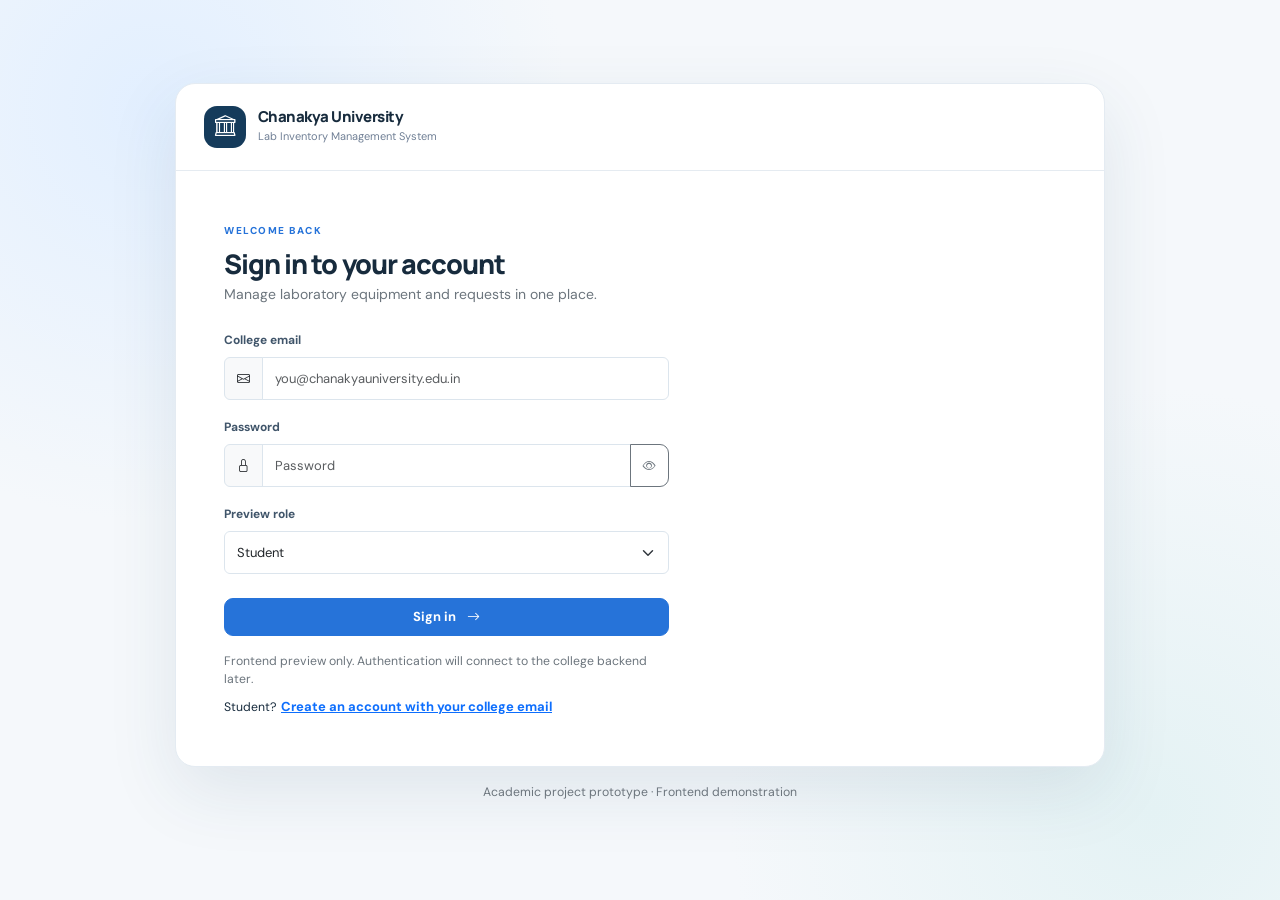
<file: Frontend/index.html>
<!doctype html>
<html lang="en">
<head>
  <meta charset="utf-8">
  <meta name="viewport" content="width=device-width, initial-scale=1">
  <title>Lab Inventory Tracker | Chanakya University</title>
  <link href="https://cdn.jsdelivr.net/npm/bootstrap@5.3.3/dist/css/bootstrap.min.css" rel="stylesheet">
  <link href="https://cdn.jsdelivr.net/npm/bootstrap-icons@1.11.3/font/bootstrap-icons.min.css" rel="stylesheet">
  <link href="styles.css" rel="stylesheet">
</head>
<body>
  <div id="loginView" class="login-shell">
    <div class="login-card">
      <div class="login-brand">
        <div class="brand-mark"><i class="bi bi-bank"></i></div>
        <div><h1>Chanakya University</h1><p>Lab Inventory Management System</p></div>
      </div>
      <div class="row g-0">
        <div class="col-lg-7 p-4 p-md-5">
          <span class="eyebrow">WELCOME BACK</span>
          <h2 class="mt-2 mb-1">Sign in to your account</h2>
          <p class="text-secondary mb-4">Manage laboratory equipment and requests in one place.</p>
          <form id="loginForm">
            <label class="form-label">College email</label>
            <div class="input-group mb-3"><span class="input-group-text"><i class="bi bi-envelope"></i></span><input id="loginName" type="email" class="form-control" placeholder="you@chanakyauniversity.edu.in" required></div>
            <label class="form-label">Password</label>
            <div class="input-group mb-3"><span class="input-group-text"><i class="bi bi-lock"></i></span><input id="loginPassword" type="password" class="form-control" placeholder="Password" required><button class="btn btn-outline-secondary" type="button" id="togglePassword"><i class="bi bi-eye"></i></button></div>
            <label class="form-label">Preview role</label>
            <select id="loginRole" class="form-select mb-4">
              <option value="student">Student</option><option value="instructor">Lab Instructor</option><option value="admin">Administrator</option>
            </select>
            <button class="btn btn-primary w-100 py-2" type="submit">Sign in <i class="bi bi-arrow-right ms-2"></i></button>
          </form>
          <p class="small text-secondary mt-3 mb-0">Frontend preview only. Authentication will connect to the college backend later.</p>
          <p class="small mt-2 mb-0">Student? <button class="btn btn-link btn-sm p-0 align-baseline" type="button" id="showRegister">Create an account with your college email</button></p>
        </div>
        <div class="col-lg-5 login-art d-none d-lg-flex">
          <div class="art-circle"><i class="bi bi-flask"></i></div>
          <h3>Smarter lab<br>management.</h3>
          <p>Browse equipment, manage requests and keep every laboratory organised.</p>
          <div class="art-icons"><i class="bi bi-microscope"></i><i class="bi bi-cpu"></i><i class="bi bi-beaker"></i></div>
        </div>
      </div>
    </div>
    <p class="text-center small text-secondary mt-3">Academic project prototype · Frontend demonstration</p>
  </div>

  <div id="registerView" class="login-shell d-none">
    <div class="login-card register-card">
      <div class="login-brand"><div class="brand-mark"><i class="bi bi-bank"></i></div><div><h1>Chanakya University</h1><p>Lab Inventory Management System</p></div></div>
      <div class="p-4 p-md-5">
        <span class="eyebrow">STUDENT ACCESS</span><h2 class="mt-2 mb-1">Create your account</h2>
        <p class="text-secondary mb-4">Use your college email address. Lab Instructor accounts are created by an Administrator.</p>
        <div id="registerMessage" class="d-none"></div>
        <form id="registerForm">
          <div class="row"><div class="col-md-6 mb-3"><label class="form-label" for="registerFirstName">First name</label><input class="form-control" id="registerFirstName" required></div><div class="col-md-6 mb-3"><label class="form-label" for="registerLastName">Last name</label><input class="form-control" id="registerLastName" required></div></div>
          <div class="mb-3"><label class="form-label" for="registerEmail">College email</label><input class="form-control" type="email" id="registerEmail" placeholder="you@chanakyauniversity.edu.in" required><div class="form-text">Only @chanakyauniversity.edu.in student addresses are accepted.</div></div>
          <div class="mb-3"><label class="form-label" for="registerPassword">Password</label><input class="form-control" type="password" id="registerPassword" minlength="10" required></div>
          <div class="mb-4"><label class="form-label" for="registerPasswordConfirm">Confirm password</label><input class="form-control" type="password" id="registerPasswordConfirm" minlength="10" required></div>
          <button class="btn btn-primary w-100 py-2" type="submit">Continue</button>
        </form>
        <p class="small text-secondary mt-3 mb-0">Already registered? <button class="btn btn-link btn-sm p-0 align-baseline" type="button" id="showLogin">Sign in</button></p>
        <p class="small text-secondary mt-2 mb-0">Email verification and account creation will be connected to the backend during integration.</p>
      </div>
    </div>
  </div>

  <div id="appView" class="app-shell d-none">
    <aside class="sidebar" id="sidebar">
      <div class="sidebar-brand"><div class="brand-mark small-mark"><i class="bi bi-bank"></i></div><div><strong>Chanakya</strong><small>University</small></div></div>
      <div class="sidebar-label">WORKSPACE</div>
      <nav id="sideNav" class="nav flex-column"></nav>
      <div class="sidebar-bottom">
        <div class="user-mini"><div class="avatar" id="sideAvatar">AS</div><div class="min-w-0"><strong id="sideUser">Aarav Sharma</strong><small id="sideRole">Student</small></div></div>
        <button class="btn btn-logout w-100 text-start mt-3" id="logoutBtn"><i class="bi bi-box-arrow-left me-2"></i>Log out</button>
      </div>
    </aside>

    <main class="main-area">
      <header class="topbar">
        <button class="btn btn-light d-lg-none" id="mobileMenu"><i class="bi bi-list"></i></button>
        <div class="breadcrumb-text">Lab Inventory <span>/</span> <strong id="crumb">Dashboard</strong></div>
        <div class="topbar-actions">
          <button class="icon-btn position-relative" id="topNotifications" title="Notifications"><i class="bi bi-bell"></i><span class="notification-dot"></span></button>
          <div class="top-user"><div class="avatar" id="topAvatar">AS</div><div><strong id="topUser">Aarav Sharma</strong><small id="topRole">Student</small></div></div>
        </div>
      </header>
      <section class="page-wrap">
        <div id="pageContent"></div>
      </section>
      <footer class="app-footer">© 2026 Chanakya University · Lab Inventory Tracker <span>Prototype interface</span></footer>
    </main>
  </div>

  <div class="toast-container position-fixed bottom-0 end-0 p-3">
    <div id="appToast" class="toast align-items-center text-bg-dark border-0" role="alert"><div class="d-flex"><div class="toast-body" id="toastMessage">Done</div><button type="button" class="btn-close btn-close-white me-2 m-auto" data-bs-dismiss="toast"></button></div></div>
  </div>
  <div class="modal fade" id="genericModal" tabindex="-1"><div class="modal-dialog modal-dialog-centered"><div class="modal-content" id="modalContent"></div></div></div>
  <script src="https://cdn.jsdelivr.net/npm/bootstrap@5.3.3/dist/js/bootstrap.bundle.min.js"></script>
  <script src="inventory-data.js"></script>
  <script src="app.js"></script>
</body>
</html>
</file>
<file: Frontend/styles.css>
@import url('https://fonts.googleapis.com/css2?family=DM+Sans:wght@400;500;600;700&family=Manrope:wght@500;600;700;800&display=swap');
:root{--navy:#153b5b;--navy2:#1d4b70;--blue:#2673d9;--blue-soft:#eaf3ff;--ink:#172b3d;--muted:#718096;--line:#e5ebf1;--bg:#f5f8fb;--green:#16845b;--red:#c94b55;--amber:#b7791f}
*{box-sizing:border-box}body{margin:0;background:var(--bg);color:var(--ink);font-family:'DM Sans',sans-serif;font-size:14px}.d-none{display:none!important}h1,h2,h3,h4,h5,.page-title{font-family:Manrope,sans-serif;letter-spacing:-.035em}.login-shell{min-height:100vh;display:flex;align-items:center;justify-content:center;flex-direction:column;padding:24px;background:radial-gradient(circle at 12% 12%,#e2efff 0,transparent 30%),radial-gradient(circle at 90% 90%,#e4f2f4 0,transparent 30%),#f5f8fb}.login-card{width:min(930px,100%);background:#fff;border:1px solid #e4ebf2;border-radius:20px;box-shadow:0 24px 70px #1c41601a;overflow:hidden}.login-brand{display:flex;align-items:center;gap:12px;padding:22px 28px;border-bottom:1px solid var(--line)}.login-brand h1{font-size:15px;font-weight:800;margin:0}.login-brand p{font-size:11px;color:var(--muted);margin:2px 0 0}.brand-mark{width:42px;height:42px;border-radius:13px;background:var(--navy);color:white;display:grid;place-items:center;font-size:21px}.login-card h2{font-size:27px;font-weight:800}.eyebrow{font-size:10px;font-weight:800;letter-spacing:.15em;color:var(--blue)}.login-art{background:linear-gradient(145deg,#153b5b,#24648c);color:white;align-items:center;justify-content:center;flex-direction:column;text-align:center;padding:35px}.login-art h3{font-size:30px;font-weight:800;margin:22px 0 8px}.login-art p{color:#d7e7f4;max-width:245px}.art-circle{width:125px;height:125px;border-radius:40px;background:#ffffff18;border:1px solid #ffffff35;display:grid;place-items:center;font-size:58px}.art-icons{display:flex;gap:28px;font-size:23px;color:#b7d8ef;margin-top:18px}.form-control,.form-select,.input-group-text{border-color:#dce5ed;min-height:43px;font-size:13px}.form-control:focus,.form-select:focus{border-color:#79aeea;box-shadow:0 0 0 .2rem #2673d91a}.form-label{font-size:12px;font-weight:700;color:#40556a}.btn{font-size:13px;font-weight:700;border-radius:9px}.btn-primary{background:var(--blue);border-color:var(--blue)}.btn-primary:hover{background:#155db9}.app-shell{min-height:100vh}.sidebar{width:245px;background:#fff;border-right:1px solid var(--line);position:fixed;inset:0 auto 0 0;z-index:100;display:flex;flex-direction:column;padding:22px 15px}.sidebar-brand{display:flex;align-items:center;gap:10px;padding:0 10px 30px}.sidebar-brand strong{display:block;font-family:Manrope;font-size:14px}.sidebar-brand small{font-size:10px;color:var(--muted)}.small-mark{width:35px;height:35px;font-size:17px;border-radius:10px}.sidebar-label{font-size:9px;font-weight:800;letter-spacing:.14em;color:#9aa8b5;padding:0 12px 10px}.sidebar .nav-link{color:#66798b;padding:11px 12px;border-radius:9px;margin:2px 0;font-size:12px;font-weight:600;display:flex;align-items:center;gap:12px}.sidebar .nav-link i{font-size:16px;width:18px}.sidebar .nav-link:hover{background:#f4f7fa;color:var(--navy)}.sidebar .nav-link.active{background:#eaf3ff;color:#1765bf}.sidebar-bottom{margin-top:auto;border-top:1px solid var(--line);padding:17px 7px 0}.user-mini,.top-user{display:flex;align-items:center;gap:10px}.user-mini strong,.top-user strong{font-size:11px;display:block}.user-mini small,.top-user small{font-size:10px;color:var(--muted);display:block}.avatar{width:34px;height:34px;border-radius:50%;background:#e5effb;color:#1c5d9d;display:grid;place-items:center;font-size:11px;font-weight:800;flex-shrink:0}.btn-logout{color:#718096;font-size:11px}.main-area{margin-left:245px;min-height:100vh;display:flex;flex-direction:column}.topbar{height:68px;background:#fff;border-bottom:1px solid var(--line);display:flex;align-items:center;justify-content:space-between;padding:0 32px;position:sticky;top:0;z-index:50}.breadcrumb-text{font-size:12px;color:#8795a3}.breadcrumb-text span{padding:0 8px;color:#c2cbd4}.breadcrumb-text strong{color:var(--ink)}.topbar-actions{display:flex;align-items:center;gap:22px}.icon-btn{border:0;background:transparent;color:#627589;font-size:18px}.notification-dot{width:6px;height:6px;background:#e35d6a;border-radius:50%;position:absolute;right:2px;top:2px}.page-wrap{padding:30px 34px;flex:1;max-width:1600px;width:100%;margin:0 auto}.app-footer{border-top:1px solid var(--line);padding:15px 34px;color:#98a5b1;font-size:10px}.app-footer span{float:right}.page-heading{display:flex;align-items:flex-start;justify-content:space-between;gap:15px;margin-bottom:25px}.page-title{font-size:25px;font-weight:800;margin:0 0 5px}.page-subtitle{color:var(--muted);font-size:12px;margin:0}.section-title{font-family:Manrope;font-size:14px;font-weight:800;margin:0}.stat-card,.panel,.equipment-card{background:#fff;border:1px solid var(--line);border-radius:13px;box-shadow:0 3px 12px #203d5705}.stat-card{padding:18px;display:flex;align-items:center;justify-content:space-between;min-height:112px}.stat-label{font-size:11px;color:var(--muted);font-weight:600}.stat-value{font:800 25px Manrope;margin-top:6px}.stat-icon{width:42px;height:42px;border-radius:12px;display:grid;place-items:center;font-size:19px}.tone-blue{background:#eaf3ff;color:#2673d9}.tone-green{background:#e7f7ef;color:#16845b}.tone-amber{background:#fff5e5;color:#b7791f}.tone-red{background:#fff0f0;color:#c94b55}.panel{padding:20px}.panel-head{display:flex;align-items:center;justify-content:space-between;margin-bottom:17px}.table{font-size:12px;vertical-align:middle;margin:0}.table thead th{background:#f7f9fb;color:#778797;font-size:10px;text-transform:uppercase;letter-spacing:.05em;font-weight:800;border-bottom:1px solid var(--line);padding:12px}.table td{padding:12px;border-color:#edf1f4;color:#40556a}.table tbody tr:last-child td{border-bottom:0}.status{display:inline-flex;padding:5px 9px;border-radius:30px;font-size:10px;font-weight:800}.status-available,.status-approved,.status-confirmed,.status-returned{background:#e6f6ed;color:#16845b}.status-pending,.status-reserved{background:#fff4df;color:#a66a12}.status-issued{background:#eaf2ff;color:#2769bb}.status-rejected,.status-damaged,.status-overdue{background:#ffeded;color:#c34d57}.status-cancelled{background:#f0f2f4;color:#6c7b89}.quick-card{border:1px solid var(--line);border-radius:12px;padding:16px;background:#fff;color:var(--ink);text-decoration:none;display:flex;align-items:center;gap:13px;min-height:76px;transition:.2s}.quick-card:hover{border-color:#9bc4f2;transform:translateY(-2px);box-shadow:0 8px 20px #1d4b7010}.quick-icon{width:39px;height:39px;display:grid;place-items:center;border-radius:11px;background:#edf5ff;color:#2673d9;font-size:18px}.quick-card strong{font-size:12px;display:block}.quick-card small{font-size:10px;color:var(--muted)}.lab-card{padding:20px;background:#fff;border:1px solid var(--line);border-radius:13px;display:block;color:var(--ink);text-decoration:none;height:100%;transition:.2s}.lab-card:hover{border-color:#91bced;transform:translateY(-2px)}.lab-icon{width:48px;height:48px;border-radius:13px;background:#eef5fc;color:#245d8b;display:grid;place-items:center;font-size:23px;margin-bottom:18px}.lab-card h3{font:800 14px Manrope}.lab-card p{font-size:11px;color:var(--muted);margin:0}.equipment-card{overflow:hidden;height:100%}.equipment-visual{height:125px;background:linear-gradient(135deg,#edf4fb,#f8fafc);display:grid;place-items:center;color:#4e7698;font-size:55px}.equipment-body{padding:15px}.equipment-body h3{font:800 13px Manrope;margin:0 0 5px}.equipment-body p{font-size:10px;color:var(--muted);margin-bottom:12px}.equipment-meta{display:flex;justify-content:space-between;align-items:center}.filter-bar{display:flex;gap:10px;flex-wrap:wrap;margin-bottom:17px}.filter-bar .form-control,.filter-bar .form-select{max-width:220px;min-height:38px}.empty-state{text-align:center;padding:40px 15px;color:var(--muted)}.empty-state i{font-size:35px;color:#b7c7d6}.empty-state h3{font:700 15px Manrope;color:var(--ink);margin:12px 0 5px}.detail-icon{width:100%;height:230px;border-radius:13px;background:linear-gradient(135deg,#eaf3fb,#f7fafc);display:grid;place-items:center;font-size:90px;color:#47789d}.notification-item{display:flex;gap:13px;padding:15px 0;border-bottom:1px solid var(--line)}.notification-item:last-child{border:0}.notification-symbol{width:35px;height:35px;border-radius:50%;display:grid;place-items:center;background:#eef5ff;color:#2874c9;flex-shrink:0}.notification-item strong{font-size:12px}.notification-item p{font-size:11px;color:var(--muted);margin:4px 0}.notification-item small{font-size:10px;color:#9aa7b2}.report-tile{border:1px solid var(--line);border-radius:11px;padding:17px;background:#fff}.report-tile i{font-size:22px;color:#2874c9}.report-tile h3{font:800 12px Manrope;margin:12px 0 4px}.report-tile p{font-size:10px;color:var(--muted);margin:0}.mobile-overlay{display:none}
@media(max-width:991px){.sidebar{transform:translateX(-100%);transition:.25s;box-shadow:10px 0 35px #17334c1a}.sidebar.open{transform:translateX(0)}.main-area{margin-left:0}.topbar{padding:0 18px}.page-wrap{padding:22px 18px}.app-footer{padding:14px 18px}}
@media(max-width:575px){.page-title{font-size:21px}.page-heading{flex-direction:column}.top-user>div:last-child{display:none}.topbar-actions{gap:10px}.app-footer span{float:none;display:block;margin-top:4px}.stat-card{padding:14px}.stat-value{font-size:21px}}
.status-inventory-recorded{background:#edf2f6;color:#526b7d}
details>summary{cursor:pointer;list-style:none}
details>summary::-webkit-details-marker{display:none}
details>summary::after{content:'+';float:right;color:#2874c9}
details[open]>summary::after{content:'−'}
</file>
